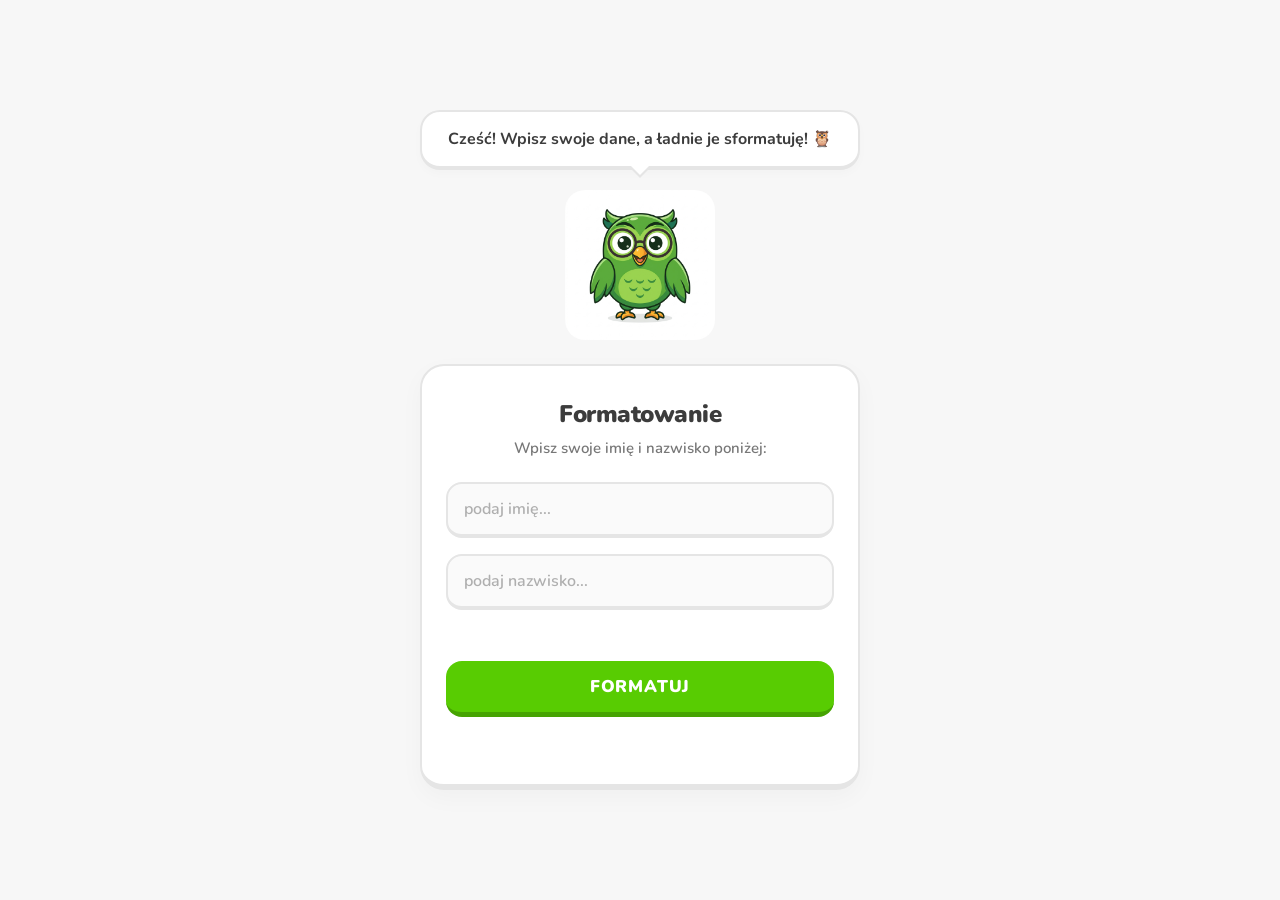
<file: index.html>
<!DOCTYPE html>
<html lang="pl">

<head>
    <meta charset="UTF-8">
    <meta name="viewport" content="width=device-width, initial-scale=1.0">
    <title>Kreator Pięknych Imion</title>
    <!-- Google Fonts Nunito -->
    <link rel="preconnect" href="https://fonts.googleapis.com">
    <link rel="preconnect" href="https://fonts.gstatic.com" crossorigin>
    <link href="https://fonts.googleapis.com/css2?family=Nunito:wght@400;600;800;900&display=swap" rel="stylesheet">
    <!-- Main stylesheet -->
    <link rel="stylesheet" type="text/css" href="style.css">
    <!-- GSAP Animation Library -->
    <script src="https://cdnjs.cloudflare.com/ajax/libs/gsap/3.12.2/gsap.min.js"></script>
    <!-- Javascript logic -->
    <script src="plik.js" defer></script>
</head>

<body>
    <div class="app-container">
        <!-- Mascot Section -->
        <div class="mascot-section">
            <div id="speech-bubble" class="speech-bubble">
                <span id="speech-text">Cześć! Wpisz swoje dane, a ładnie je sformatuję! 🦉</span>
            </div>
            <div id="mascot-container" class="mascot-container">
                <img id="mascot-img" src="mascot.png" alt="Mascot Owl">
            </div>
        </div>

        <!-- Form Card Section -->
        <main class="card">
            <h1 class="card-title">Formatowanie</h1>
            <p class="card-subtitle">Wpisz swoje imię i nazwisko poniżej:</p>

            <div class="input-group">
                <label class="input-wrapper">
                    <input id="input_imie" type="text" placeholder="podaj imię..." autocomplete="off">
                    <span class="input-highlight"></span>
                </label>
                <label class="input-wrapper">
                    <input id="input_nazwisko" type="text" placeholder="podaj nazwisko..." autocomplete="off">
                    <span class="input-highlight"></span>
                </label>
            </div>
            <p id="warning"> </p>
            <button id="btn-format" class="btn-primary" onclick="formatowanie()">FORMATUJ</button>
            <p id="wynik"></p>
        </main>


    </div>
</body>

</html>
</file>
<file: style.css>
/* Duolingo Inspired Design System */

:root {
    --bg-color: #f7f7f7;
    --card-bg: #ffffff;
    --text-main: #3c3c3c;
    --text-muted: #777777;

    --color-green: #58cc02;
    --color-green-dark: #46a302;
    --color-blue: #1cb0f6;
    --color-blue-dark: #1899d6;
    --color-orange: #ff9600;
    --color-orange-dark: #e08500;

    --border-color: #e5e5e5;
    --font-family: 'Nunito', sans-serif;
}

* {
    margin: 0;
    padding: 0;
    box-sizing: border-box;
}

body {
    background-color: var(--bg-color);
    font-family: var(--font-family);
    color: var(--text-main);
    display: flex;
    justify-content: center;
    align-items: center;
    min-height: 100vh;
    padding: 20px;
    overflow-x: hidden;
}

.app-container {
    display: flex;
    flex-direction: column;
    align-items: center;
    gap: 24px;
    width: 100%;
    max-width: 440px;
}

/* Mascot & Speech Bubble Section */
.mascot-section {
    display: flex;
    flex-direction: column;
    align-items: center;
    width: 100%;
    position: relative;
}

.speech-bubble {
    position: relative;
    background-color: var(--card-bg);
    border: 2px solid var(--border-color);
    border-bottom: 4px solid var(--border-color);
    border-radius: 20px;
    padding: 16px 20px;
    margin-bottom: 20px;
    width: 100%;
    text-align: center;
    font-weight: 700;
    font-size: 16px;
    line-height: 1.4;
    box-shadow: 0 4px 10px rgba(0, 0, 0, 0.02);
    transition: all 0.3s ease;
}

/* Speech bubble arrow */
.speech-bubble::after {
    content: '';
    position: absolute;
    bottom: -12px;
    left: 50%;
    transform: translateX(-50%);
    width: 0;
    height: 0;
    border-left: 12px solid transparent;
    border-right: 12px solid transparent;
    border-top: 12px solid var(--border-color);
}

.speech-bubble::before {
    content: '';
    position: absolute;
    bottom: -9px;
    left: 50%;
    transform: translateX(-50%);
    width: 0;
    height: 0;
    border-left: 10px solid transparent;
    border-right: 10px solid transparent;
    border-top: 10px solid var(--card-bg);
    z-index: 1;
}

/* Speech bubble custom states */
.speech-bubble.success {
    border-color: var(--color-green);
    border-bottom-color: var(--color-green-dark);
    color: var(--color-green-dark);
}

.speech-bubble.success::after {
    border-top-color: var(--color-green);
}

.speech-bubble.warning {
    border-color: var(--color-orange);
    border-bottom-color: var(--color-orange-dark);
    color: var(--color-orange-dark);
}

.speech-bubble.warning::after {
    border-top-color: var(--color-orange);
}

.mascot-container {
    width: 150px;
    height: 150px;
    display: flex;
    justify-content: center;
    align-items: center;
    perspective: 1000px;
}

#mascot-img {
    max-width: 100%;
    max-height: 100%;
    object-fit: contain;
    border-radius: 20px;
    transform-origin: bottom center;
}

/* Card Section */
.card {
    background-color: var(--card-bg);
    border: 2px solid var(--border-color);
    border-bottom: 6px solid var(--border-color);
    border-radius: 24px;
    padding: 32px 24px;
    width: 100%;
    box-shadow: 0 8px 24px rgba(0, 0, 0, 0.03);
}

.card-title {
    font-size: 24px;
    font-weight: 900;
    text-align: center;
    margin-bottom: 8px;
    letter-spacing: -0.5px;
}

.card-subtitle {
    font-size: 15px;
    color: var(--text-muted);
    font-weight: 600;
    text-align: center;
    margin-bottom: 24px;
}

/* Inputs Group */
.input-group {
    display: flex;
    flex-direction: column;
    gap: 16px;
    margin-bottom: 24px;
}

.input-wrapper {
    display: block;
    position: relative;
    width: 100%;
}

.input-wrapper input {
    width: 100%;
    background-color: #fafafa;
    border: 2px solid var(--border-color);
    border-bottom: 4px solid var(--border-color);
    border-radius: 16px;
    padding: 14px 16px;
    font-size: 16px;
    font-weight: 700;
    font-family: var(--font-family);
    color: var(--text-main);
    outline: none;
    transition: all 0.15s ease;
}

.input-wrapper input::placeholder {
    color: #afafaf;
    font-weight: 600;
}

/* Input states */
.input-wrapper input:focus {
    background-color: var(--card-bg);
    border-color: var(--color-blue);
    border-bottom-color: var(--color-blue-dark);
}

/* Primary clicky button */
.btn-primary {
    width: 100%;
    background-color: var(--color-green);
    color: #ffffff;
    border: none;
    border-bottom: 5px solid var(--color-green-dark);
    border-radius: 16px;
    font-family: var(--font-family);
    font-size: 17px;
    font-weight: 900;
    padding: 14px 20px;
    cursor: pointer;
    letter-spacing: 0.8px;
    transition: all 0.1s ease;
    outline: none;
    user-select: none;
}

.btn-primary:hover {
    filter: brightness(1.05);
}

/* Push down effect on click */
.btn-primary:active {
    transform: translateY(4px);
    border-bottom-width: 1px;
    margin-bottom: 4px;
}

/* Result text styling */
#wynik,
#warning {
    text-align: center;
    font-size: 18px;
    font-weight: 800;
    color: var(--color-blue-dark);
    margin-top: 8px;
    min-height: 27px;
    transition: all 0.2s ease;
}

#warning {
    color: red;
}
</file>
